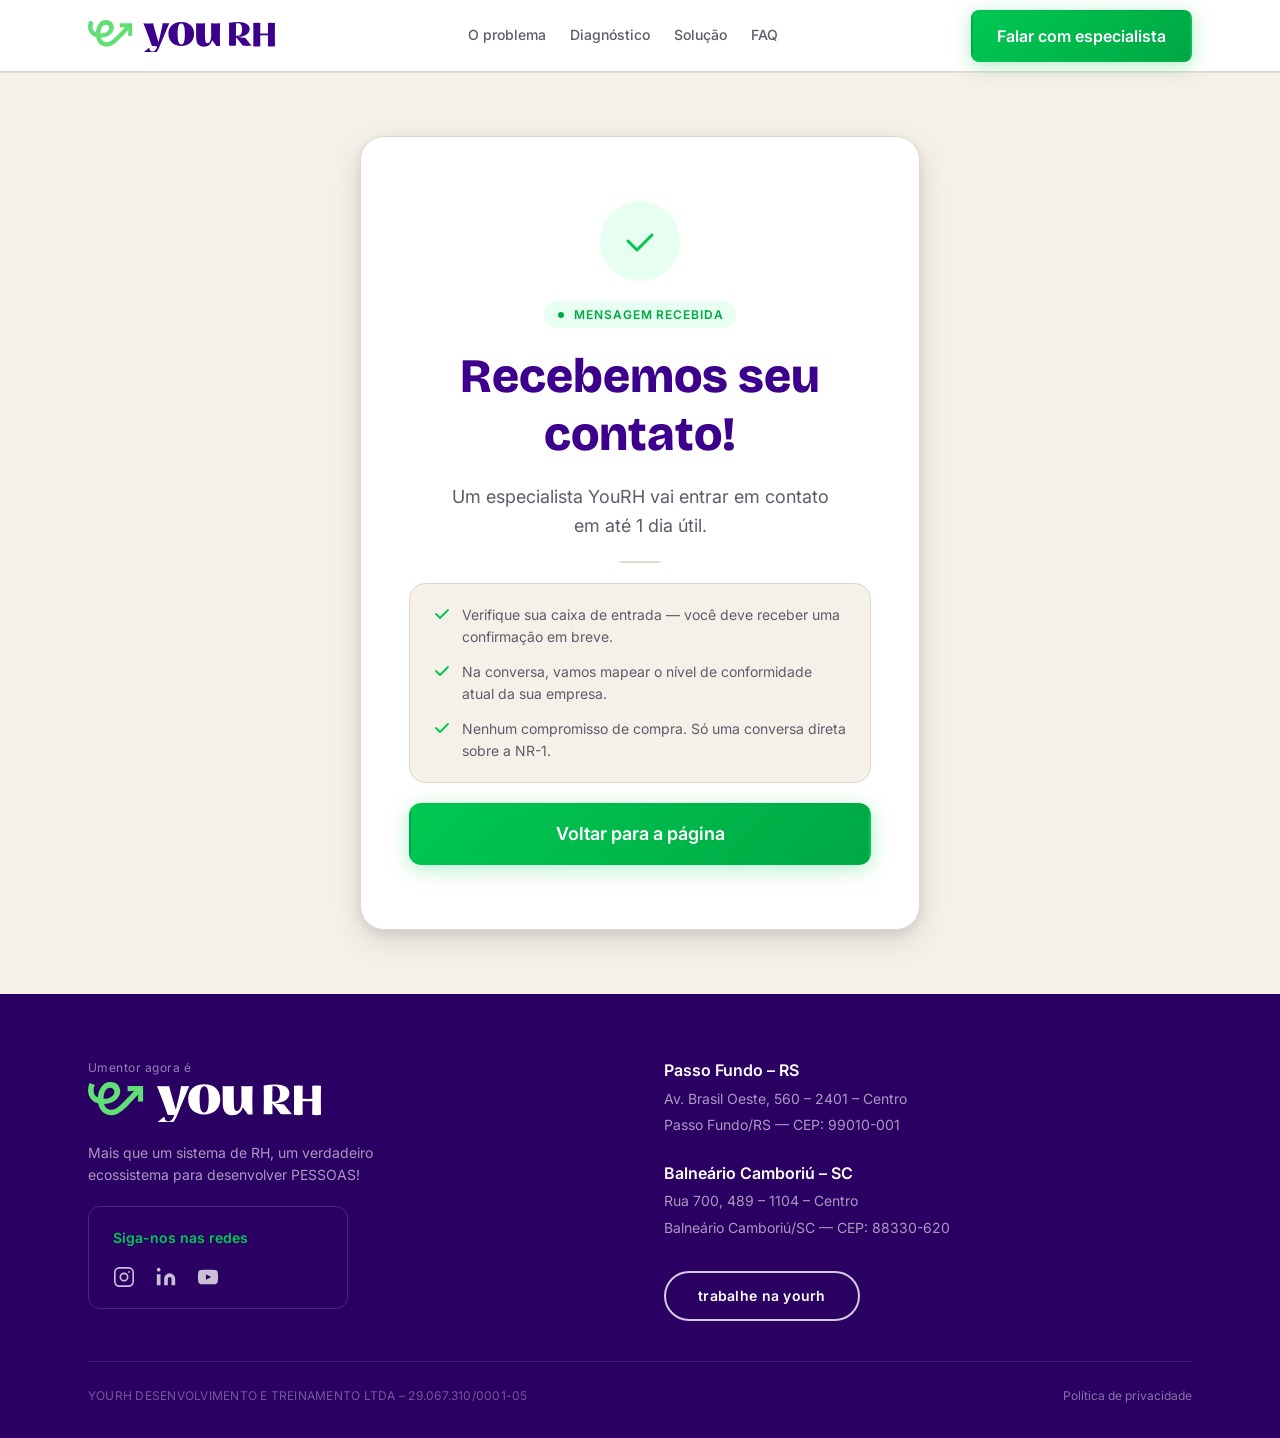
<file: obrigado.html>
<!DOCTYPE html>
<html lang="pt-BR">
<head>
  <meta charset="UTF-8" />
  <meta name="viewport" content="width=device-width, initial-scale=1.0" />
  <meta name="robots" content="noindex, nofollow" />
  <title>Obrigado! | YouRH</title>

  <!-- Favicon -->
  <link rel="icon" type="image/svg+xml" href="assets/favicon_yourh.svg" />
  <link rel="shortcut icon" href="assets/favicon_yourh.svg" />

  <!-- Google Fonts -->
  <link rel="preconnect" href="https://fonts.googleapis.com" />
  <link rel="preconnect" href="https://fonts.gstatic.com" crossorigin />
  <link href="https://fonts.googleapis.com/css2?family=Bricolage+Grotesque:opsz,wght@12..96,400;12..96,500;12..96,600;12..96,700;12..96,800&family=Inter:wght@400;500;600;700;800&display=swap" rel="stylesheet" />

  <!-- Estilos -->
  <link rel="stylesheet" href="css/main.css" />

  <!-- Google Tag Manager -->
  <script>(function(w,d,s,l,i){w[l]=w[l]||[];w[l].push({'gtm.start':
  new Date().getTime(),event:'gtm.js'});var f=d.getElementsByTagName(s)[0],
  j=d.createElement(s),dl=l!='dataLayer'?'&l='+l:'';j.async=true;j.src=
  'https://www.googletagmanager.com/gtm.js?id='+i+dl;f.parentNode.insertBefore(j,f);
  })(window,document,'script','dataLayer','GTM-NC7RBWD');</script>
  <!-- Fim Google Tag Manager -->

  <!-- Microsoft Clarity -->
  <script type="text/javascript">
    (function(c,l,a,r,i,t,y){
        c[a]=c[a]||function(){(c[a].q=c[a].q||[]).push(arguments)};
        t=l.createElement(r);t.async=1;t.src="https://www.clarity.ms/tag/"+i;
        y=l.getElementsByTagName(r)[0];y.parentNode.insertBefore(t,y);
    })(window, document, "clarity", "script", "w9l8cescd6");
  </script>
  <!-- Fim Microsoft Clarity -->

  <!-- Meta Pixel -->
  <script>
    !function(f,b,e,v,n,t,s)
    {if(f.fbq)return;n=f.fbq=function(){n.callMethod?
    n.callMethod.apply(n,arguments):n.queue.push(arguments)};
    if(!f._fbq)f._fbq=n;n.push=n;n.loaded=!0;n.version='2.0';
    n.queue=[];t=b.createElement(e);t.async=!0;
    t.src=v;s=b.getElementsByTagName(e)[0];
    s.parentNode.insertBefore(t,s)}(window, document,'script',
    'https://connect.facebook.net/en_US/fbevents.js');
    fbq('init', '1271719717083226');
    fbq('track', 'PageView');
    fbq('track', 'Lead');
  </script>
  <noscript>
    <img height="1" width="1" style="display:none"
      src="https://www.facebook.com/tr?id=1271719717083226&ev=Lead&noscript=1"/>
  </noscript>
  <!-- Fim Meta Pixel -->

  <style>
    .obrigado-page {
      min-height: 100vh;
      display: flex;
      flex-direction: column;
    }

    .obrigado-main {
      flex: 1;
      display: flex;
      align-items: center;
      justify-content: center;
      padding: var(--space-16) var(--space-5);
      background: var(--color-cream);
    }

    .obrigado-card {
      background: var(--color-white);
      border: 1px solid var(--color-border);
      border-radius: var(--radius-2xl);
      padding: var(--space-12) var(--space-8);
      max-width: 560px;
      width: 100%;
      text-align: center;
      box-shadow: var(--shadow-lg);
      display: flex;
      flex-direction: column;
      align-items: center;
      gap: var(--space-5);
    }

    @media (min-width: 768px) {
      .obrigado-card {
        padding: var(--space-16) var(--space-12);
      }
    }

    .obrigado-icon {
      width: 80px;
      height: 80px;
      background: var(--color-green-light);
      border-radius: var(--radius-full);
      display: flex;
      align-items: center;
      justify-content: center;
      color: var(--color-green);
      animation: fadeInUp 0.5s ease forwards;
    }

    .obrigado-badge {
      display: inline-flex;
      align-items: center;
      gap: var(--space-2);
      background: var(--color-green-light);
      color: var(--color-green-dark);
      font-size: var(--text-xs);
      font-weight: var(--weight-semibold);
      letter-spacing: 0.08em;
      text-transform: uppercase;
      padding: var(--space-1) var(--space-3);
      border-radius: var(--radius-full);
    }

    .obrigado-title {
      font-family: var(--font-headline);
      font-size: var(--text-3xl);
      font-weight: var(--weight-extrabold);
      color: var(--color-purple);
      line-height: var(--leading-tight);
    }

    @media (min-width: 768px) {
      .obrigado-title {
        font-size: var(--text-4xl);
      }
    }

    .obrigado-desc {
      font-size: var(--text-md);
      color: var(--color-text-muted);
      line-height: var(--leading-normal);
      max-width: 400px;
    }

    .obrigado-detail {
      display: flex;
      flex-direction: column;
      gap: var(--space-3);
      background: var(--color-cream);
      border: 1px solid var(--color-border);
      border-radius: var(--radius-xl);
      padding: var(--space-5) var(--space-6);
      width: 100%;
      text-align: left;
    }

    .obrigado-detail__item {
      display: flex;
      align-items: flex-start;
      gap: var(--space-3);
      font-size: var(--text-sm);
      color: var(--color-text-muted);
    }

    .obrigado-detail__item svg {
      color: var(--color-green);
      flex-shrink: 0;
      margin-top: 2px;
    }

    .obrigado-divider {
      width: 40px;
      height: 2px;
      background: var(--color-border);
      border-radius: var(--radius-full);
    }
  </style>
</head>
<body class="obrigado-page">

  <!-- Google Tag Manager (noscript) -->
  <noscript><iframe src="https://www.googletagmanager.com/ns.html?id=GTM-NC7RBWD"
  height="0" width="0" style="display:none;visibility:hidden"></iframe></noscript>
  <!-- Fim Google Tag Manager (noscript) -->

  <!-- HEADER -->
  <header class="site-header" role="banner" style="position: relative; top: 0; box-shadow: 0 1px 0 rgba(0,0,0,0.08);">
    <div class="container">
      <div class="header__inner">
        <a href="index.html" class="logo" aria-label="YouRH - voltar para a página principal">
          <img src="assets/logo-dark.svg" alt="YouRH" height="32" width="auto" />
        </a>
        <nav class="nav" aria-label="Navegação principal">
          <a href="index.html#problemas" class="nav__link">O problema</a>
          <a href="index.html#checklist" class="nav__link">Diagnóstico</a>
          <a href="index.html#solucao"   class="nav__link">Solução</a>
          <a href="index.html#faq"       class="nav__link">FAQ</a>
        </nav>
        <div class="header__cta">
          <a href="index.html#form" class="btn btn--primary">Falar com especialista</a>
        </div>
      </div>
    </div>
  </header>

  <!-- CONTEÚDO PRINCIPAL -->
  <main class="obrigado-main" id="main-content">
    <div class="obrigado-card fade-in-up">

      <div class="obrigado-icon" aria-hidden="true">
        <svg width="40" height="40" viewBox="0 0 40 40" fill="none">
          <path d="M8 20l9 9 15-15" stroke="currentColor" stroke-width="3" stroke-linecap="round" stroke-linejoin="round"/>
        </svg>
      </div>

      <span class="obrigado-badge">
        <svg width="10" height="10" viewBox="0 0 10 10" fill="none" aria-hidden="true">
          <circle cx="5" cy="5" r="3" fill="currentColor"/>
        </svg>
        Mensagem recebida
      </span>

      <h1 class="obrigado-title">Recebemos seu contato!</h1>

      <p class="obrigado-desc">
        Um especialista YouRH vai entrar em contato em até 1 dia útil.
      </p>

      <div class="obrigado-divider" aria-hidden="true"></div>

      <div class="obrigado-detail" aria-label="Próximos passos">
        <div class="obrigado-detail__item">
          <svg width="16" height="16" viewBox="0 0 16 16" fill="none" aria-hidden="true">
            <path d="M2 8l4 4 8-8" stroke="currentColor" stroke-width="1.8" stroke-linecap="round" stroke-linejoin="round"/>
          </svg>
          Verifique sua caixa de entrada — você deve receber uma confirmação em breve.
        </div>
        <div class="obrigado-detail__item">
          <svg width="16" height="16" viewBox="0 0 16 16" fill="none" aria-hidden="true">
            <path d="M2 8l4 4 8-8" stroke="currentColor" stroke-width="1.8" stroke-linecap="round" stroke-linejoin="round"/>
          </svg>
          Na conversa, vamos mapear o nível de conformidade atual da sua empresa.
        </div>
        <div class="obrigado-detail__item">
          <svg width="16" height="16" viewBox="0 0 16 16" fill="none" aria-hidden="true">
            <path d="M2 8l4 4 8-8" stroke="currentColor" stroke-width="1.8" stroke-linecap="round" stroke-linejoin="round"/>
          </svg>
          Nenhum compromisso de compra. Só uma conversa direta sobre a NR-1.
        </div>
      </div>

      <a href="index.html" class="btn btn--primary btn--lg" style="width: 100%;">
        Voltar para a página
      </a>

    </div>
  </main>

  <!-- FOOTER -->
  <footer class="site-footer" role="contentinfo">
    <div class="container">

      <div class="footer__main">

        <div class="footer__brand">
          <div class="footer__brand-logo">
            <span class="footer__brand-eyebrow">Umentor agora é</span>
            <a href="index.html" aria-label="YouRH - página inicial">
              <img src="assets/logo.svg" alt="YouRH" height="40" width="auto" />
            </a>
          </div>
          <p class="footer__tagline">Mais que um sistema de RH, um verdadeiro ecossistema para desenvolver PESSOAS!</p>
          <div class="footer__social-box">
            <span class="footer__social-label">Siga-nos nas redes</span>
            <div class="footer__social-links">
              <a href="https://www.instagram.com/yourhoficial" target="_blank" rel="noopener" aria-label="Instagram YouRH" class="footer__social-icon">
                <svg width="22" height="22" viewBox="0 0 24 24" fill="none" stroke="currentColor" stroke-width="1.8" stroke-linecap="round" stroke-linejoin="round"><rect x="2" y="2" width="20" height="20" rx="5"/><circle cx="12" cy="12" r="4"/><circle cx="17.5" cy="6.5" r="1" fill="currentColor" stroke="none"/></svg>
              </a>
              <a href="https://www.linkedin.com/company/yourhoficial/" target="_blank" rel="noopener" aria-label="LinkedIn YouRH" class="footer__social-icon">
                <svg width="22" height="22" viewBox="0 0 24 24" fill="currentColor"><path d="M16 8a6 6 0 0 1 6 6v7h-4v-7a2 2 0 0 0-2-2 2 2 0 0 0-2 2v7h-4v-7a6 6 0 0 1 6-6z"/><rect x="2" y="9" width="4" height="12"/><circle cx="4" cy="4" r="2"/></svg>
              </a>
              <a href="https://www.youtube.com/@yourhoficial" target="_blank" rel="noopener" aria-label="YouTube YouRH" class="footer__social-icon">
                <svg width="22" height="22" viewBox="0 0 24 24" fill="currentColor"><path d="M22.54 6.42a2.78 2.78 0 0 0-1.95-1.96C18.88 4 12 4 12 4s-6.88 0-8.59.46A2.78 2.78 0 0 0 1.46 6.42 29 29 0 0 0 1 12a29 29 0 0 0 .46 5.58 2.78 2.78 0 0 0 1.95 1.96C5.12 20 12 20 12 20s6.88 0 8.59-.46a2.78 2.78 0 0 0 1.95-1.96A29 29 0 0 0 23 12a29 29 0 0 0-.46-5.58z"/><polygon points="9.75 15.02 15.5 12 9.75 8.98 9.75 15.02" fill="var(--color-purple-dark)"/></svg>
              </a>
            </div>
          </div>
        </div>

        <div class="footer__info">
          <div class="footer__addresses">
            <div class="footer__address">
              <strong>Passo Fundo – RS</strong>
              <span>Av. Brasil Oeste, 560 – 2401 – Centro</span>
              <span>Passo Fundo/RS — CEP: 99010-001</span>
            </div>
            <div class="footer__address">
              <strong>Balneário Camboriú – SC</strong>
              <span>Rua 700, 489 – 1104 – Centro</span>
              <span>Balneário Camboriú/SC — CEP: 88330-620</span>
            </div>
          </div>
          <a href="https://painel.umentor.com.br/inteligente_novos/?con_cod=ana12479&pla=5" target="_blank" rel="noopener" class="footer__jobs-btn">
            trabalhe na yourh
          </a>
        </div>

      </div>

      <div class="footer__bottom">
        <p class="footer__copy">YOURH DESENVOLVIMENTO E TREINAMENTO LTDA – 29.067.310/0001-05</p>
        <a href="https://yourh.com.br/politica-de-privacidade" target="_blank" rel="noopener" class="footer__link">Política de privacidade</a>
      </div>

    </div>
  </footer>

</body>
</html>
</file>
<file: css/main.css>
/* ============================================================
   YOURH — Main Stylesheet
   Mobile-first | Breakpoints: 768px, 1200px
   ============================================================ */

@import './reset.css';
@import './variables.css';
@import './animations.css';

/* ============================================================
   BASE
   ============================================================ */

body {
  font-family: var(--font-body);
  font-size: var(--text-base);
  font-weight: var(--weight-regular);
  color: var(--color-text);
  background-color: var(--color-cream);
  line-height: var(--leading-normal);
}

/* ── Container ───────────────────────────────────────────────── */

.container {
  width: 100%;
  max-width: var(--container-max);
  margin-inline: auto;
  padding-inline: var(--space-5);
}

.container--wide {
  max-width: var(--container-wide);
}

.container--narrow {
  max-width: var(--container-narrow);
}

@media (min-width: 768px) {
  .container {
    padding-inline: var(--space-8);
  }
}

@media (min-width: 1200px) {
  .container {
    padding-inline: var(--space-12);
  }
}

/* ── Tipografia base ─────────────────────────────────────────── */

h1, h2, h3, h4, h5, h6 {
  font-family: var(--font-headline);
  font-weight: var(--weight-bold);
  line-height: var(--leading-tight);
  color: var(--color-text);
}

.section-label {
  display: inline-block;
  font-family: var(--font-body);
  font-size: var(--text-xs);
  font-weight: var(--weight-semibold);
  letter-spacing: 0.12em;
  text-transform: uppercase;
  color: var(--color-green);
  background: var(--color-green-light);
  padding: var(--space-1) var(--space-3);
  border-radius: var(--radius-full);
  margin-bottom: var(--space-4);
}

.section-title {
  font-family: var(--font-headline);
  font-size: var(--text-2xl);
  font-weight: var(--weight-extrabold);
  line-height: var(--leading-tight);
  margin-bottom: var(--space-4);
}

.section-subtitle {
  font-size: var(--text-md);
  color: var(--color-text-muted);
  line-height: var(--leading-normal);
  max-width: 720px;
}

@media (min-width: 768px) {
  .section-title {
    font-size: var(--text-3xl);
  }
}

@media (min-width: 1200px) {
  .section-title {
    font-size: var(--text-4xl);
  }
}

/* ── Botões ──────────────────────────────────────────────────── */

.btn {
  display: inline-flex;
  align-items: center;
  justify-content: center;
  gap: var(--space-2);
  font-family: var(--font-body);
  font-size: var(--text-base);
  font-weight: var(--weight-semibold);
  line-height: 1;
  padding: var(--space-4) var(--space-6);
  border-radius: var(--radius-md);
  border: 2px solid transparent;
  transition: all var(--transition-normal);
  cursor: pointer;
  text-decoration: none;
  white-space: nowrap;
}

.btn--primary {
  background: var(--gradient-cta);
  color: var(--color-white);
  box-shadow: var(--shadow-green);
}

.btn--primary:hover {
  transform: translateY(-2px);
  box-shadow: 0 8px 28px rgba(0,200,83,0.40);
}

.btn--primary:active {
  transform: translateY(0);
}

.btn--outline {
  background: transparent;
  color: var(--color-white);
  border-color: rgba(255,255,255,0.40);
}

.btn--outline:hover {
  background: rgba(255,255,255,0.10);
  border-color: rgba(255,255,255,0.70);
}

.btn--ghost {
  background: transparent;
  color: var(--color-green);
  font-weight: var(--weight-semibold);
  padding-inline: 0;
  border: none;
  position: relative;
}

.btn--ghost::after {
  content: '';
  position: absolute;
  bottom: -2px;
  left: 0;
  width: 0;
  height: 2px;
  background: var(--color-green);
  transition: width var(--transition-normal);
}

.btn--ghost:hover::after {
  width: 100%;
}

.btn--lg {
  font-size: var(--text-md);
  padding: var(--space-5) var(--space-8);
  border-radius: var(--radius-lg);
}

.btn--full {
  width: 100%;
}

/* ── Seções ──────────────────────────────────────────────────── */

section {
  padding-block: var(--space-16);
}

@media (min-width: 768px) {
  section {
    padding-block: var(--space-20);
  }
}

@media (min-width: 1200px) {
  section {
    padding-block: var(--space-24);
  }
}

/* ============================================================
   URGENCY BAR
   ============================================================ */

.urgency-bar {
  position: fixed;
  top: 0;
  left: 0;
  right: 0;
  z-index: 1000;
  background: var(--color-purple);
  color: var(--color-white);
  height: var(--urgency-height);
  display: flex;
  align-items: center;
  transition: transform var(--transition-normal);
}

.urgency-bar.is-hidden {
  transform: translateY(-100%);
}

.urgency-bar__inner {
  display: flex;
  align-items: center;
  justify-content: center;
  flex-wrap: nowrap;
  gap: var(--space-4);
  text-align: center;
  height: 100%;
}

.urgency-bar__text {
  display: none;
}

@media (min-width: 768px) {
  .urgency-bar__text {
    display: block;
    font-size: var(--text-sm);
    font-weight: var(--weight-medium);
    line-height: 1.4;
  }
}

.urgency-bar__countdown {
  display: flex;
  align-items: center;
  gap: var(--space-2);
  flex-shrink: 0;
}

.countdown-unit {
  display: flex;
  flex-direction: column;
  align-items: center;
  background: rgba(255,255,255,0.15);
  border-radius: var(--radius-sm);
  padding: 3px 8px;
  min-width: 32px;
}

.countdown-unit__value {
  font-family: var(--font-headline);
  font-size: var(--text-base);
  font-weight: var(--weight-bold);
  line-height: 1.1;
}

@media (min-width: 768px) {
  .countdown-unit__value {
    font-size: var(--text-md);
  }
}

.countdown-unit__label {
  font-size: 8px;
  text-transform: uppercase;
  letter-spacing: 0.05em;
  opacity: 0.75;
  line-height: 1.2;
}

.countdown-separator {
  font-weight: var(--weight-bold);
  opacity: 0.6;
  margin-bottom: 4px;
}

/* ============================================================
   HEADER / NAV
   ============================================================ */

.site-header {
  position: sticky;
  top: var(--urgency-height);
  z-index: 900;
  background: var(--color-white);
  border-bottom: 1px solid var(--color-border);
  height: 52px;
  display: flex;
  align-items: center;
  transition: transform var(--transition-normal), box-shadow var(--transition-normal);
}

@media (min-width: 768px) {
  .site-header {
    height: var(--header-height);
  }
}

.site-header.is-hidden {
  transform: translateY(calc(-1 * var(--urgency-height)));
}

.site-header.is-scrolled {
  box-shadow: var(--shadow-md);
}

.header__inner {
  display: flex;
  align-items: center;
  justify-content: space-between;
  gap: var(--space-6);
  width: 100%;
}

/* ── Logo ────────────────────────────────────────────────────── */

.logo {
  display: flex;
  align-items: center;
  gap: var(--space-2);
  text-decoration: none;
  flex-shrink: 0;
}

.logo__mark {
  width: 36px;
  height: 36px;
  background: var(--gradient-cta);
  border-radius: var(--radius-md);
  display: flex;
  align-items: center;
  justify-content: center;
}

.logo__wordmark {
  font-family: var(--font-headline);
  font-size: var(--text-xl);
  font-weight: var(--weight-extrabold);
  color: var(--color-purple);
  letter-spacing: -0.02em;
}

.logo__wordmark span {
  color: var(--color-green);
}

/* ── Nav ─────────────────────────────────────────────────────── */

.nav {
  display: none;
  align-items: center;
  gap: var(--space-6);
}

@media (min-width: 768px) {
  .nav {
    display: flex;
  }
}

.nav__link {
  font-size: var(--text-sm);
  font-weight: var(--weight-medium);
  color: var(--color-text-muted);
  transition: color var(--transition-fast);
}

.nav__link:hover {
  color: var(--color-purple);
}

.header__cta {
  flex-shrink: 0;
  display: none;
}

@media (min-width: 640px) {
  .header__cta {
    display: block;
  }
}

/* ============================================================
   HERO
   ============================================================ */

.hero {
  position: relative;
  background: var(--gradient-hero);
  overflow: hidden;
  padding-top: var(--space-10);
  padding-bottom: var(--space-12);
}

@media (min-width: 768px) {
  .hero {
    padding-top: var(--space-20);
    padding-bottom: var(--space-20);
  }
}

/* Background texture/geometric */
.hero::before {
  content: '';
  position: absolute;
  inset: 0;
  background-image:
    radial-gradient(circle at 20% 80%, rgba(0,200,83,0.12) 0%, transparent 50%),
    radial-gradient(circle at 80% 20%, rgba(255,255,255,0.05) 0%, transparent 50%);
  pointer-events: none;
}

.hero__geo {
  position: absolute;
  right: -80px;
  top: 50%;
  transform: translateY(-50%);
  width: 720px;
  height: auto;
  opacity: 0.08;
  pointer-events: none;
  filter: drop-shadow(0 0 40px rgba(0, 200, 83, 0.15));
}

@media (min-width: 1200px) {
  .hero__geo {
    opacity: 0.11;
    right: -40px;
    width: 820px;
  }
}

.hero__inner {
  position: relative;
  z-index: 1;
  max-width: 760px;
}

.hero__badge {
  display: inline-flex;
  align-items: center;
  gap: var(--space-2);
  background: rgba(0,200,83,0.18);
  border: 1px solid rgba(0,200,83,0.35);
  color: #7AFFA8;
  font-size: var(--text-sm);
  font-weight: var(--weight-semibold);
  padding: var(--space-2) var(--space-4);
  border-radius: var(--radius-full);
  margin-bottom: var(--space-6);
  letter-spacing: 0.04em;
}

.hero__title {
  font-family: var(--font-headline);
  font-size: var(--text-3xl);
  font-weight: var(--weight-extrabold);
  color: var(--color-white);
  line-height: var(--leading-tight);
  margin-bottom: var(--space-6);
}

.hero__title mark {
  background: none;
  color: var(--color-green);
}

@media (min-width: 768px) {
  .hero__title {
    font-size: var(--text-4xl);
  }
}

@media (min-width: 1200px) {
  .hero__title {
    font-size: var(--text-5xl);
  }
}

.hero__sub {
  font-size: var(--text-md);
  color: rgba(255,255,255,0.78);
  line-height: var(--leading-loose);
  margin-bottom: var(--space-8);
  max-width: 620px;
}

@media (min-width: 768px) {
  .hero__sub {
    font-size: var(--text-lg);
  }
}

.hero__actions {
  display: flex;
  flex-wrap: wrap;
  gap: var(--space-4);
  align-items: center;
}

.hero__trust {
  display: flex;
  flex-wrap: wrap;
  align-items: center;
  gap: var(--space-6);
  margin-top: var(--space-12);
  padding-top: var(--space-8);
  border-top: 1px solid rgba(255,255,255,0.12);
}

.hero__trust-item {
  display: flex;
  align-items: center;
  gap: var(--space-2);
  color: rgba(255,255,255,0.65);
  font-size: var(--text-sm);
}

.hero__trust-item svg {
  color: var(--color-green);
  flex-shrink: 0;
}

/* ============================================================
   SECTION: PROBLEMA — "5 erros"
   ============================================================ */

.section-problems {
  background: #13002E;
}

.section-problems .section-label {
  background: rgba(0,200,83,0.20);
  color: #7AFFA8;
}

.section-problems .section-title {
  color: var(--color-white);
}

.section-problems .section-subtitle {
  color: rgba(255,255,255,0.60);
}

.section-header {
  margin-bottom: var(--space-12);
}

.section-header--center {
  text-align: center;
}

.section-header--center .section-subtitle {
  margin-inline: auto;
}

.problems-grid {
  display: grid;
  grid-template-columns: 1fr;
  gap: var(--space-4);
}

@media (min-width: 640px) {
  .problems-grid {
    grid-template-columns: 1fr 1fr;
  }
  .problem-card--wide {
    grid-column: 1 / -1;
  }
  .problem-card--wide .problem-card__title {
    max-width: 600px;
  }
  .problem-card--wide .problem-card__desc {
    max-width: 640px;
  }
}

.problem-card {
  background: rgba(255,255,255,0.04);
  border: 1px solid rgba(255,255,255,0.08);
  border-radius: var(--radius-2xl);
  padding: var(--space-7);
  display: flex;
  flex-direction: column;
  gap: var(--space-4);
  position: relative;
  overflow: hidden;
  transition: background var(--transition-normal), border-color var(--transition-normal), transform var(--transition-normal);
  cursor: default;
}

.problem-card:hover {
  background: rgba(255,255,255,0.07);
  border-color: rgba(255,255,255,0.14);
  transform: translateY(-3px);
}

/* Watermark number */
.problem-card__num {
  position: absolute;
  bottom: var(--space-4);
  right: var(--space-5);
  font-family: var(--font-headline);
  font-size: 5rem;
  font-weight: var(--weight-extrabold);
  line-height: 1;
  letter-spacing: -0.04em;
  color: rgba(255,255,255,0.05);
  pointer-events: none;
  user-select: none;
  transition: color var(--transition-normal);
}

.problem-card:hover .problem-card__num {
  color: rgba(0,200,83,0.14);
}

.problem-card__tag {
  display: inline-flex;
  align-self: flex-start;
  font-size: 11px;
  font-weight: var(--weight-semibold);
  letter-spacing: 0.08em;
  text-transform: uppercase;
  color: rgba(0,200,83,0.80);
  background: rgba(0,200,83,0.10);
  border: 1px solid rgba(0,200,83,0.20);
  padding: var(--space-1) var(--space-3);
  border-radius: var(--radius-full);
}

.problem-card__title {
  font-family: var(--font-headline);
  font-size: var(--text-xl);
  font-weight: var(--weight-bold);
  color: var(--color-white);
  line-height: var(--leading-snug);
}

.problem-card__desc {
  font-size: var(--text-sm);
  color: rgba(255,255,255,0.55);
  line-height: var(--leading-normal);
  flex: 1;
}

/* ============================================================
   SECTION: CUSTO — "O que está em jogo"
   ============================================================ */

.section-cost {
  background: var(--color-purple);
  overflow: hidden;
  position: relative;
}

.section-cost::before {
  content: '';
  position: absolute;
  inset: 0;
  background-image:
    radial-gradient(circle at 10% 90%, rgba(0,200,83,0.10) 0%, transparent 50%),
    radial-gradient(circle at 90% 10%, rgba(255,255,255,0.03) 0%, transparent 50%);
  pointer-events: none;
}

.section-cost .section-label {
  background: rgba(0,200,83,0.20);
  color: #7AFFA8;
}

.section-cost .section-title,
.section-cost .section-subtitle {
  color: var(--color-white);
}

.section-cost .section-subtitle {
  color: rgba(255,255,255,0.70);
}

.cost-grid {
  display: grid;
  grid-template-columns: 1fr;
  gap: 0;
  margin-top: var(--space-12);
  position: relative;
  border-top: 1px solid rgba(255,255,255,0.12);
}

.cost-item + .cost-item {
  border-top: 1px solid rgba(255,255,255,0.12);
}

@media (min-width: 640px) {
  .cost-grid {
    grid-template-columns: 1fr 1fr;
    border-top: none;
  }

  .cost-item + .cost-item {
    border-top: none;
  }

  /* Horizontal separator */
  .cost-grid::before {
    content: '';
    position: absolute;
    left: 0;
    right: 0;
    top: 50%;
    height: 1px;
    background: rgba(255,255,255,0.12);
    pointer-events: none;
    z-index: 1;
  }

  /* Vertical separator */
  .cost-grid::after {
    content: '';
    position: absolute;
    top: var(--space-8);
    bottom: var(--space-8);
    left: 50%;
    width: 1px;
    background: rgba(255,255,255,0.12);
    pointer-events: none;
    z-index: 1;
  }
}

.cost-item {
  padding: var(--space-10) var(--space-8);
  display: flex;
  flex-direction: column;
  align-items: flex-start;
  gap: var(--space-2);
  transition: background var(--transition-normal);
  border-radius: 0;
  cursor: default;
}

.cost-item:hover {
  background: rgba(255,255,255,0.04);
}

.cost-item__value {
  font-family: var(--font-headline);
  font-size: clamp(2.75rem, 5.5vw, 5rem);
  font-weight: var(--weight-extrabold);
  color: var(--color-white);
  line-height: 1;
  letter-spacing: -0.03em;
}

.cost-item__label {
  font-size: var(--text-xs);
  font-weight: var(--weight-semibold);
  letter-spacing: 0.10em;
  text-transform: uppercase;
  color: var(--color-green);
  margin-bottom: var(--space-3);
}

.cost-item__desc {
  font-size: var(--text-sm);
  color: rgba(255,255,255,0.55);
  line-height: var(--leading-normal);
  max-width: 280px;
}

/* ============================================================
   SECTION: SOLUÇÃO — Três pilares
   ============================================================ */

.section-solution {
  background: var(--color-cream);
}

.solution-grid {
  display: grid;
  grid-template-columns: 1fr;
  gap: var(--space-6);
  margin-top: var(--space-12);
}

@media (min-width: 768px) {
  .solution-grid {
    grid-template-columns: repeat(3, 1fr);
  }
}

.solution-card {
  background: var(--color-white);
  border: 1px solid var(--color-border);
  border-radius: var(--radius-2xl);
  padding: var(--space-8);
  display: flex;
  flex-direction: column;
  gap: var(--space-4);
  transition: all var(--transition-normal);
  position: relative;
  overflow: hidden;
}

.solution-card::after {
  content: '';
  position: absolute;
  bottom: 0;
  left: 0;
  right: 0;
  height: 4px;
  background: var(--gradient-cta);
  transform: scaleX(0);
  transform-origin: left;
  transition: transform var(--transition-slow);
}

.solution-card:hover {
  transform: translateY(-6px);
  box-shadow: var(--shadow-xl);
  border-color: transparent;
}

.solution-card:hover::after {
  transform: scaleX(1);
}

/* Step number — decorative large background digit */
.solution-card__step {
  position: absolute;
  top: var(--space-4);
  right: var(--space-5);
  font-family: var(--font-headline);
  font-size: 5rem;
  font-weight: var(--weight-extrabold);
  line-height: 1;
  letter-spacing: -0.04em;
  color: rgba(61, 0, 140, 0.06);
  pointer-events: none;
  user-select: none;
  transition: color var(--transition-normal);
}

.solution-card:hover .solution-card__step {
  color: rgba(61, 0, 140, 0.10);
}

/* Featured card (card 02) */
.solution-card--featured {
  background: var(--color-purple);
  border-color: transparent;
}

.solution-card--featured .solution-card__step {
  color: rgba(255,255,255,0.08);
}

.solution-card--featured:hover .solution-card__step {
  color: rgba(255,255,255,0.14);
}

.solution-card--featured::after {
  background: linear-gradient(90deg, var(--color-green) 0%, #7AFFA8 100%);
}

.solution-card--featured .solution-card__product {
  background: rgba(0,200,83,0.20);
  color: #7AFFA8;
}

.solution-card--featured .solution-card__icon {
  background: rgba(255,255,255,0.15);
}

.solution-card--featured .solution-card__title,
.solution-card--featured .solution-card__desc {
  color: var(--color-white);
}

.solution-card--featured .solution-card__desc {
  color: rgba(255,255,255,0.75);
}

.solution-card--featured .solution-card__feature {
  color: rgba(255,255,255,0.80);
}

.solution-card--featured .solution-card__feature svg {
  color: var(--color-green);
}

.solution-card--featured:hover {
  box-shadow: 0 20px 60px rgba(61, 0, 140, 0.40);
}

.solution-card__product {
  display: inline-flex;
  align-items: center;
  gap: var(--space-2);
  background: var(--color-green-light);
  color: var(--color-green-dark);
  font-size: var(--text-xs);
  font-weight: var(--weight-bold);
  letter-spacing: 0.08em;
  text-transform: uppercase;
  padding: var(--space-1) var(--space-3);
  border-radius: var(--radius-full);
  align-self: flex-start;
}

.solution-card__icon {
  width: 56px;
  height: 56px;
  background: var(--color-purple);
  border-radius: var(--radius-xl);
  display: flex;
  align-items: center;
  justify-content: center;
  color: var(--color-white);
}

.solution-card__title {
  font-family: var(--font-headline);
  font-size: var(--text-xl);
  font-weight: var(--weight-bold);
  color: var(--color-text);
  line-height: var(--leading-snug);
}

.solution-card__desc {
  font-size: var(--text-sm);
  color: var(--color-text-muted);
  line-height: var(--leading-normal);
  flex: 1;
}

.solution-card__features {
  display: flex;
  flex-direction: column;
  gap: var(--space-2);
  margin-top: var(--space-2);
}

.solution-card__feature {
  display: flex;
  align-items: flex-start;
  gap: var(--space-2);
  font-size: var(--text-sm);
  color: var(--color-text-muted);
}

.solution-card__feature svg {
  color: var(--color-green);
  flex-shrink: 0;
  margin-top: 2px;
}

/* ============================================================
   SECTION: PROVA SOCIAL / CREDENCIAIS
   ============================================================ */

.section-proof {
  background: var(--color-white);
}

.proof-grid {
  display: grid;
  grid-template-columns: 1fr 1fr;
  gap: var(--space-5);
  margin-top: var(--space-12);
}

@media (min-width: 768px) {
  .proof-grid {
    grid-template-columns: repeat(4, 1fr);
  }
}

.proof-item {
  background: var(--color-cream);
  border: 1px solid var(--color-border);
  border-radius: var(--radius-xl);
  padding: var(--space-6) var(--space-5);
  display: flex;
  flex-direction: column;
  align-items: center;
  text-align: center;
  gap: var(--space-3);
  transition: all var(--transition-normal);
}

.proof-item:hover {
  border-color: var(--color-green);
  box-shadow: var(--shadow-green);
  transform: translateY(-3px);
}

.proof-item__number {
  font-family: var(--font-headline);
  font-size: var(--text-4xl);
  font-weight: var(--weight-extrabold);
  color: var(--color-purple);
  line-height: 1;
}

@media (min-width: 768px) {
  .proof-item__number {
    font-size: var(--text-5xl);
  }
}

.proof-item__suffix {
  font-size: var(--text-xl);
  color: var(--color-green);
}

.proof-item__label {
  font-size: var(--text-sm);
  font-weight: var(--weight-medium);
  color: var(--color-text-muted);
  line-height: var(--leading-snug);
}

.proof-banner {
  background: var(--color-purple);
  border-radius: var(--radius-xl);
  padding: var(--space-8);
  margin-top: var(--space-8);
  display: flex;
  flex-direction: column;
  gap: var(--space-4);
  position: relative;
  overflow: hidden;
}

@media (min-width: 768px) {
  .proof-banner {
    flex-direction: row;
    align-items: center;
    justify-content: space-between;
  }
}

.proof-banner__text {
  color: rgba(255,255,255,0.80);
  font-size: var(--text-sm);
  max-width: 640px;
}

.proof-banner__text strong {
  color: var(--color-white);
  font-weight: var(--weight-semibold);
}

/* ============================================================
   SECTION: CHECKLIST
   ============================================================ */

.section-checklist {
  background: var(--color-cream);
}

.checklist-wrapper {
  background: var(--color-white);
  border: 1px solid var(--color-border);
  border-radius: var(--radius-2xl);
  padding: var(--space-8);
  max-width: 860px;
  margin-inline: auto;
  margin-top: var(--space-12);
  box-shadow: var(--shadow-md);
}

@media (min-width: 768px) {
  .checklist-wrapper {
    padding: var(--space-12);
  }
}

.checklist-group {
  margin-bottom: var(--space-8);
}

.checklist-group:last-of-type {
  margin-bottom: 0;
}

.checklist-group__title {
  font-family: var(--font-headline);
  font-size: var(--text-base);
  font-weight: var(--weight-bold);
  color: var(--color-purple);
  text-transform: uppercase;
  letter-spacing: 0.06em;
  margin-bottom: var(--space-4);
  padding-bottom: var(--space-3);
  border-bottom: 2px solid var(--color-purple-light);
}

.checklist-item {
  display: flex;
  align-items: flex-start;
  gap: var(--space-3);
  padding: var(--space-3) var(--space-2);
  border-radius: var(--radius-md);
  cursor: pointer;
  transition: background var(--transition-fast);
  user-select: none;
}

.checklist-item:hover {
  background: var(--color-cream);
}

.checklist-item input[type="checkbox"] {
  display: none;
}

.checklist-item__box {
  width: 22px;
  height: 22px;
  border: 2px solid var(--color-border);
  border-radius: var(--radius-sm);
  flex-shrink: 0;
  display: flex;
  align-items: center;
  justify-content: center;
  transition: all var(--transition-fast);
  margin-top: 2px;
  background: var(--color-white);
}

.checklist-item input[type="checkbox"]:checked ~ .checklist-item__box {
  background: var(--color-green);
  border-color: var(--color-green);
}

.checklist-item input[type="checkbox"]:checked ~ .checklist-item__box svg {
  display: block;
}

.checklist-item__box svg {
  display: none;
  color: var(--color-white);
}

.checklist-item__text {
  font-size: var(--text-sm);
  color: var(--color-text);
  line-height: var(--leading-normal);
  flex: 1;
}

@media (min-width: 768px) {
  .checklist-item__text {
    font-size: var(--text-base);
  }
}

.checklist-item.is-checked .checklist-item__text {
  text-decoration: line-through;
  color: var(--color-text-muted);
}

/* ── Barra de progresso ─────────────────────────────────────── */

.checklist-progress {
  margin-top: var(--space-8);
  padding-top: var(--space-8);
  border-top: 1px solid var(--color-border);
}

.checklist-progress__header {
  display: flex;
  justify-content: space-between;
  align-items: center;
  margin-bottom: var(--space-3);
}

.checklist-progress__label {
  font-size: var(--text-sm);
  color: var(--color-text-muted);
  font-weight: var(--weight-medium);
}

.checklist-progress__count {
  font-family: var(--font-headline);
  font-size: var(--text-lg);
  font-weight: var(--weight-bold);
  color: var(--color-purple);
}

.checklist-progress__bar {
  height: 8px;
  background: var(--color-border);
  border-radius: var(--radius-full);
  overflow: hidden;
}

.checklist-progress__fill {
  height: 100%;
  background: var(--gradient-cta);
  border-radius: var(--radius-full);
  transition: width var(--transition-slow);
  width: 0%;
}

/* ── Resultado ───────────────────────────────────────────────── */

.checklist-result {
  margin-top: var(--space-6);
  padding: var(--space-6);
  border-radius: var(--radius-xl);
  display: none;
  flex-direction: column;
  gap: var(--space-4);
  animation: fadeInUp 0.4s ease forwards;
}

.checklist-result.is-visible {
  display: flex;
}

.checklist-result--danger {
  background: #FFF3F3;
  border: 1px solid #FFCDD2;
}

.checklist-result--warning {
  background: #FFFBF0;
  border: 1px solid #FFE082;
}

.checklist-result--ok {
  background: var(--color-green-light);
  border: 1px solid rgba(0,200,83,0.30);
}

.checklist-result__title {
  font-family: var(--font-headline);
  font-size: var(--text-lg);
  font-weight: var(--weight-bold);
}

/* ── Gaps de grupo ──────────────────────────────────────────── */

.checklist-result__gaps {
  display: flex;
  flex-direction: column;
  gap: var(--space-3);
}

.gaps-label {
  font-size: var(--text-xs);
  font-weight: var(--weight-semibold);
  letter-spacing: 0.08em;
  text-transform: uppercase;
  color: var(--color-text-muted);
}

.gaps-badges {
  display: flex;
  flex-wrap: wrap;
  gap: var(--space-2);
}

.gap-badge {
  display: inline-flex;
  align-items: center;
  gap: var(--space-1);
  font-size: var(--text-xs);
  font-weight: var(--weight-semibold);
  padding: var(--space-1) var(--space-3);
  border-radius: var(--radius-full);
}

.gap-badge--weak {
  background: rgba(211,47,47,0.10);
  color: var(--color-error);
  border: 1px solid rgba(211,47,47,0.20);
}

.checklist-result--warning .gap-badge--weak {
  background: rgba(230,81,0,0.10);
  color: #E65100;
  border-color: rgba(230,81,0,0.20);
}

.gap-badge--ok {
  background: var(--color-green-light);
  color: var(--color-green-dark);
  border: 1px solid rgba(0,200,83,0.25);
}

.gaps-desc {
  font-size: var(--text-sm);
  color: var(--color-text-muted);
  line-height: var(--leading-normal);
}

.gaps-desc--ok {
  color: var(--color-green-dark);
}

.checklist-result--danger .checklist-result__title { color: var(--color-error); }
.checklist-result--warning .checklist-result__title { color: #E65100; }
.checklist-result--ok .checklist-result__title { color: var(--color-green-dark); }

.checklist-result__desc {
  font-size: var(--text-sm);
  color: var(--color-text-muted);
}

/* ============================================================
   SECTION: CONTEÚDO — Blog + Webinar
   ============================================================ */

.section-content {
  background: var(--color-white);
}

.content-grid {
  display: grid;
  grid-template-columns: 1fr;
  gap: var(--space-6);
  margin-top: var(--space-12);
}

@media (min-width: 768px) {
  .content-grid {
    grid-template-columns: repeat(3, 1fr);
  }
}

.content-card {
  display: flex;
  flex-direction: column;
  background: var(--color-cream);
  border: 1px solid var(--color-border);
  border-radius: var(--radius-xl);
  overflow: hidden;
  text-decoration: none;
  color: var(--color-text);
  transition: all var(--transition-normal);
}

.content-card:hover {
  transform: translateY(-4px);
  box-shadow: var(--shadow-lg);
  border-color: transparent;
}

.content-card__thumb {
  width: 100%;
  aspect-ratio: 16 / 9;
  overflow: hidden;
  background: var(--color-purple-light);
  flex-shrink: 0;
}

.content-card__thumb img {
  width: 100%;
  height: 100%;
  object-fit: cover;
  transition: transform var(--transition-slow);
}

.content-card:hover .content-card__thumb img {
  transform: scale(1.04);
}

.content-card__body {
  display: flex;
  flex-direction: column;
  gap: var(--space-3);
  padding: var(--space-6);
  flex: 1;
}

.content-card__tag {
  display: inline-flex;
  align-self: flex-start;
  font-size: var(--text-xs);
  font-weight: var(--weight-semibold);
  letter-spacing: 0.08em;
  text-transform: uppercase;
  color: var(--color-purple);
  background: var(--color-purple-light);
  padding: 2px var(--space-2);
  border-radius: var(--radius-full);
}

.content-card__tag--webinar {
  color: var(--color-green-dark);
  background: var(--color-green-light);
}

.content-card__title {
  font-family: var(--font-headline);
  font-size: var(--text-lg);
  font-weight: var(--weight-bold);
  color: var(--color-text);
  line-height: var(--leading-snug);
}

.content-card__desc {
  font-size: var(--text-sm);
  color: var(--color-text-muted);
  line-height: var(--leading-normal);
  flex: 1;
}

.content-card__cta {
  display: inline-flex;
  align-items: center;
  gap: var(--space-1);
  font-size: var(--text-sm);
  font-weight: var(--weight-semibold);
  color: var(--color-purple);
  margin-top: var(--space-2);
  transition: gap var(--transition-fast);
}

.content-card__cta--green {
  color: var(--color-green-dark);
}

.content-card:hover .content-card__cta {
  gap: var(--space-2);
}

/* Card de webinar sem imagem — fundo roxo */

.content-card--webinar {
  background: var(--color-purple);
  border-color: transparent;
  justify-content: center;
}

.content-card--webinar .content-card__title {
  color: var(--color-white);
  font-size: var(--text-xl);
}

.content-card--webinar .content-card__desc {
  color: rgba(255,255,255,0.70);
}

.content-card--webinar:hover {
  background: var(--color-purple-dark);
  transform: translateY(-4px);
}

.content-card--webinar .content-card__cta--green {
  color: var(--color-green);
  font-size: var(--text-base);
}

/* ============================================================
   SECTION: FORMULÁRIO
   ============================================================ */

.section-form {
  background: var(--color-white);
}

.form-layout {
  display: grid;
  grid-template-columns: 1fr;
  gap: var(--space-12);
  align-items: start;
}

@media (min-width: 1200px) {
  .form-layout {
    grid-template-columns: 1fr 1fr;
    gap: var(--space-20);
    align-items: center;
  }
}

.form-aside {
  display: flex;
  flex-direction: column;
  gap: var(--space-6);
}

.form-aside__title {
  font-family: var(--font-headline);
  font-size: var(--text-3xl);
  font-weight: var(--weight-extrabold);
  color: var(--color-purple);
  line-height: var(--leading-tight);
}

@media (min-width: 768px) {
  .form-aside__title {
    font-size: var(--text-4xl);
  }
}

.form-aside__subtitle {
  font-size: var(--text-md);
  color: var(--color-text-muted);
  line-height: var(--leading-normal);
}

.form-aside__benefits {
  display: flex;
  flex-direction: column;
  gap: var(--space-3);
}

.form-aside__benefit {
  display: flex;
  align-items: flex-start;
  gap: var(--space-3);
  font-size: var(--text-sm);
  color: var(--color-text-muted);
  line-height: var(--leading-normal);
}

.form-aside__benefit-icon {
  width: 24px;
  height: 24px;
  background: var(--color-green-light);
  border-radius: var(--radius-full);
  display: flex;
  align-items: center;
  justify-content: center;
  color: var(--color-green);
  flex-shrink: 0;
}

/* ── Formulário ─────────────────────────────────────────────── */

.conversion-form {
  background: var(--color-cream);
  border: 1px solid var(--color-border);
  border-radius: var(--radius-2xl);
  padding: var(--space-8);
  box-shadow: var(--shadow-lg);
}

@media (min-width: 768px) {
  .conversion-form {
    padding: var(--space-10);
  }
}

.form-group {
  display: flex;
  flex-direction: column;
  gap: var(--space-2);
  margin-bottom: var(--space-5);
}

.form-label {
  font-size: var(--text-sm);
  font-weight: var(--weight-semibold);
  color: var(--color-text);
}

.form-input {
  width: 100%;
  padding: var(--space-4);
  background: var(--color-white);
  border: 1.5px solid var(--color-border);
  border-radius: var(--radius-md);
  font-size: var(--text-base);
  color: var(--color-text);
  transition: border-color var(--transition-fast), box-shadow var(--transition-fast);
  appearance: none;
}

.form-input::placeholder {
  color: rgba(92,92,107,0.60);
}

.form-input:focus {
  outline: none;
  border-color: var(--color-purple);
  box-shadow: 0 0 0 3px var(--color-purple-light);
}

.form-input.is-error {
  border-color: var(--color-error);
  box-shadow: 0 0 0 3px rgba(211,47,47,0.12);
  animation: shake 0.5s ease;
}

.form-input.is-valid {
  border-color: var(--color-green);
}

.form-error {
  font-size: var(--text-xs);
  color: var(--color-error);
  display: none;
}

.form-group.has-error .form-error {
  display: block;
}

.form-submit-btn {
  width: 100%;
  padding: var(--space-5) var(--space-6);
  background: var(--gradient-cta);
  color: var(--color-white);
  font-family: var(--font-body);
  font-size: var(--text-md);
  font-weight: var(--weight-bold);
  border: none;
  border-radius: var(--radius-lg);
  cursor: pointer;
  transition: all var(--transition-normal);
  box-shadow: var(--shadow-green);
  display: flex;
  align-items: center;
  justify-content: center;
  gap: var(--space-2);
  position: relative;
  overflow: hidden;
}

.form-submit-btn:hover {
  transform: translateY(-2px);
  box-shadow: 0 8px 28px rgba(0,200,83,0.45);
}

.form-submit-btn:disabled {
  opacity: 0.75;
  cursor: not-allowed;
  transform: none;
}

.form-note {
  text-align: center;
  font-size: var(--text-xs);
  color: var(--color-text-muted);
  margin-top: var(--space-3);
  display: flex;
  align-items: center;
  justify-content: center;
  gap: var(--space-1);
}

/* ── Select customizado ─────────────────────────────────────── */

.form-select {
  cursor: pointer;
  background-image: url("data:image/svg+xml,%3Csvg xmlns='http://www.w3.org/2000/svg' width='16' height='16' viewBox='0 0 16 16' fill='none'%3E%3Cpath d='M4 6l4 4 4-4' stroke='%235C5C6B' stroke-width='1.5' stroke-linecap='round' stroke-linejoin='round'/%3E%3C/svg%3E");
  background-repeat: no-repeat;
  background-position: right var(--space-4) center;
  padding-right: var(--space-10);
  appearance: none;
  -webkit-appearance: none;
}

.form-select option[disabled] {
  color: rgba(92,92,107,0.60);
}

/* ── Checkbox LGPD ──────────────────────────────────────────── */

.form-group--checkbox {
  margin-bottom: var(--space-5);
}

.form-checkbox-label {
  display: flex;
  align-items: flex-start;
  gap: var(--space-3);
  cursor: pointer;
  user-select: none;
}

.form-checkbox-label input[type="checkbox"] {
  display: none;
}

.form-checkbox-box {
  width: 20px;
  height: 20px;
  min-width: 20px;
  border: 2px solid var(--color-border);
  border-radius: var(--radius-sm);
  background: var(--color-white);
  display: flex;
  align-items: center;
  justify-content: center;
  margin-top: 2px;
  transition: all var(--transition-fast);
}

.form-checkbox-box svg {
  display: none;
  color: var(--color-white);
}

.form-checkbox-label input[type="checkbox"]:checked ~ .form-checkbox-box {
  background: var(--color-green);
  border-color: var(--color-green);
}

.form-checkbox-label input[type="checkbox"]:checked ~ .form-checkbox-box svg {
  display: block;
}

.form-checkbox-text {
  font-size: var(--text-sm);
  color: var(--color-text-muted);
  line-height: var(--leading-normal);
}

.form-checkbox-text a {
  color: var(--color-purple);
  text-decoration: underline;
  text-underline-offset: 2px;
  transition: color var(--transition-fast);
}

.form-checkbox-text a:hover {
  color: var(--color-green-dark);
}

.form-group--checkbox.has-error .form-checkbox-box {
  border-color: var(--color-error);
}

/* ── Mensagem de erro de envio ───────────────────────────────── */

.form-send-error {
  display: none;
  text-align: center;
  font-size: var(--text-sm);
  color: var(--color-error);
  background: #FFF3F3;
  border: 1px solid #FFCDD2;
  border-radius: var(--radius-md);
  padding: var(--space-3) var(--space-4);
  margin-top: var(--space-3);
}

/* ── Estado de sucesso ──────────────────────────────────────── */

.form-success {
  display: none;
  flex-direction: column;
  align-items: center;
  text-align: center;
  gap: var(--space-4);
  padding: var(--space-10);
  animation: fadeInUp 0.5s ease forwards;
}

.form-success.is-visible {
  display: flex;
}

.form-success__icon {
  width: 72px;
  height: 72px;
  background: var(--color-green-light);
  border-radius: var(--radius-full);
  display: flex;
  align-items: center;
  justify-content: center;
  color: var(--color-green);
}

.form-success__title {
  font-family: var(--font-headline);
  font-size: var(--text-2xl);
  font-weight: var(--weight-bold);
  color: var(--color-purple);
}

.form-success__desc {
  font-size: var(--text-base);
  color: var(--color-text-muted);
  max-width: 360px;
}

/* ============================================================
   SECTION: FAQ
   ============================================================ */

.section-faq {
  background: var(--color-cream);
}

.faq-list {
  max-width: 800px;
  margin-inline: auto;
  margin-top: var(--space-12);
  display: flex;
  flex-direction: column;
  gap: var(--space-3);
}

.faq-item {
  background: var(--color-white);
  border: 1px solid var(--color-border);
  border-radius: var(--radius-xl);
  overflow: hidden;
  transition: border-color var(--transition-normal);
}

.faq-item.is-open {
  border-color: var(--color-purple-light);
}

.faq-question {
  width: 100%;
  display: flex;
  align-items: center;
  justify-content: space-between;
  gap: var(--space-4);
  padding: var(--space-5) var(--space-6);
  text-align: left;
  background: none;
  border: none;
  cursor: pointer;
  transition: background var(--transition-fast);
}

.faq-question:hover {
  background: var(--color-cream);
}

.faq-question__text {
  font-family: var(--font-headline);
  font-size: var(--text-base);
  font-weight: var(--weight-semibold);
  color: var(--color-text);
  line-height: var(--leading-snug);
}

@media (min-width: 768px) {
  .faq-question__text {
    font-size: var(--text-md);
  }
}

.faq-question__icon {
  width: 28px;
  height: 28px;
  background: var(--color-purple-light);
  border-radius: var(--radius-full);
  display: flex;
  align-items: center;
  justify-content: center;
  color: var(--color-purple);
  flex-shrink: 0;
  transition: transform var(--transition-normal), background var(--transition-normal);
}

.faq-item.is-open .faq-question__icon {
  transform: rotate(45deg);
  background: var(--color-purple);
  color: var(--color-white);
}

.faq-answer {
  max-height: 0;
  overflow: hidden;
  transition: max-height 0.35s ease, padding 0.35s ease;
}

.faq-item.is-open .faq-answer {
  max-height: 500px;
}

.faq-answer__inner {
  padding: 0 var(--space-6) var(--space-5);
  font-size: var(--text-sm);
  color: var(--color-text-muted);
  line-height: var(--leading-loose);
  border-top: 1px solid var(--color-border);
  padding-top: var(--space-4);
}

@media (min-width: 768px) {
  .faq-answer__inner {
    font-size: var(--text-base);
  }
}

/* ============================================================
   FOOTER
   ============================================================ */

/* ── Footer ──────────────────────────────────────────────────── */

.site-footer {
  background: var(--color-purple-dark);
  color: rgba(255,255,255,0.65);
  padding-block: var(--space-16) var(--space-8);
}

.footer__main {
  display: grid;
  grid-template-columns: 1fr;
  gap: var(--space-12);
  padding-bottom: var(--space-10);
  border-bottom: 1px solid rgba(255,255,255,0.10);
}

@media (min-width: 768px) {
  .footer__main {
    grid-template-columns: 1fr 1fr;
    align-items: start;
  }
}

/* Marca */
.footer__brand {
  display: flex;
  flex-direction: column;
  gap: var(--space-5);
}

.footer__brand-logo {
  display: flex;
  flex-direction: column;
  gap: var(--space-1);
}

.footer__brand-eyebrow {
  font-size: var(--text-xs);
  color: rgba(255,255,255,0.50);
  letter-spacing: 0.04em;
}

.footer__tagline {
  font-size: var(--text-sm);
  color: rgba(255,255,255,0.60);
  line-height: var(--leading-normal);
  max-width: 300px;
}

/* Caixa social */
.footer__social-box {
  border: 1px solid rgba(255,255,255,0.15);
  border-radius: var(--radius-lg);
  padding: var(--space-5) var(--space-6);
  display: flex;
  flex-direction: column;
  gap: var(--space-4);
  max-width: 260px;
}

.footer__social-label {
  font-size: var(--text-sm);
  color: var(--color-green);
  font-weight: var(--weight-semibold);
}

.footer__social-links {
  display: flex;
  gap: var(--space-5);
  align-items: center;
}

.footer__social-icon {
  color: rgba(255,255,255,0.75);
  transition: color var(--transition-fast), transform var(--transition-fast);
  display: flex;
  align-items: center;
}

.footer__social-icon:hover {
  color: var(--color-white);
  transform: translateY(-2px);
}

/* Endereços + trabalhe */
.footer__info {
  display: flex;
  flex-direction: column;
  gap: var(--space-8);
}

.footer__addresses {
  display: flex;
  flex-direction: column;
  gap: var(--space-6);
}

.footer__address {
  display: flex;
  flex-direction: column;
  gap: var(--space-1);
  font-size: var(--text-sm);
  color: rgba(255,255,255,0.60);
  line-height: var(--leading-normal);
}

.footer__address strong {
  color: var(--color-white);
  font-weight: var(--weight-semibold);
  font-size: var(--text-base);
}

.footer__jobs-btn {
  display: inline-flex;
  align-items: center;
  justify-content: center;
  border: 2px solid rgba(255,255,255,0.80);
  border-radius: var(--radius-full);
  padding: var(--space-3) var(--space-8);
  font-size: var(--text-sm);
  font-weight: var(--weight-semibold);
  color: var(--color-white);
  letter-spacing: 0.02em;
  width: fit-content;
  transition: background var(--transition-fast), border-color var(--transition-fast), color var(--transition-fast);
}

.footer__jobs-btn:hover {
  background: var(--color-white);
  color: var(--color-purple-dark);
}

/* Barra inferior */
.footer__bottom {
  display: flex;
  flex-direction: column;
  align-items: center;
  gap: var(--space-3);
  padding-top: var(--space-6);
  text-align: center;
}

@media (min-width: 768px) {
  .footer__bottom {
    flex-direction: row;
    justify-content: space-between;
    text-align: left;
  }
}

.footer__copy {
  font-size: var(--text-xs);
  color: rgba(255,255,255,0.35);
  letter-spacing: 0.02em;
}

.footer__link {
  font-size: var(--text-xs);
  color: rgba(255,255,255,0.45);
  transition: color var(--transition-fast);
}

.footer__link:hover {
  color: var(--color-green);
}

/* ============================================================
   UTILITÁRIOS
   ============================================================ */

.visually-hidden {
  position: absolute;
  width: 1px;
  height: 1px;
  overflow: hidden;
  clip: rect(0,0,0,0);
  white-space: nowrap;
}

.text-center { text-align: center; }
.text-left   { text-align: left; }

.mt-auto { margin-top: auto; }

/* Scroll padding para sticky headers */
:target {
  scroll-margin-top: calc(var(--urgency-height) + var(--header-height) + 24px);
}
</file>
